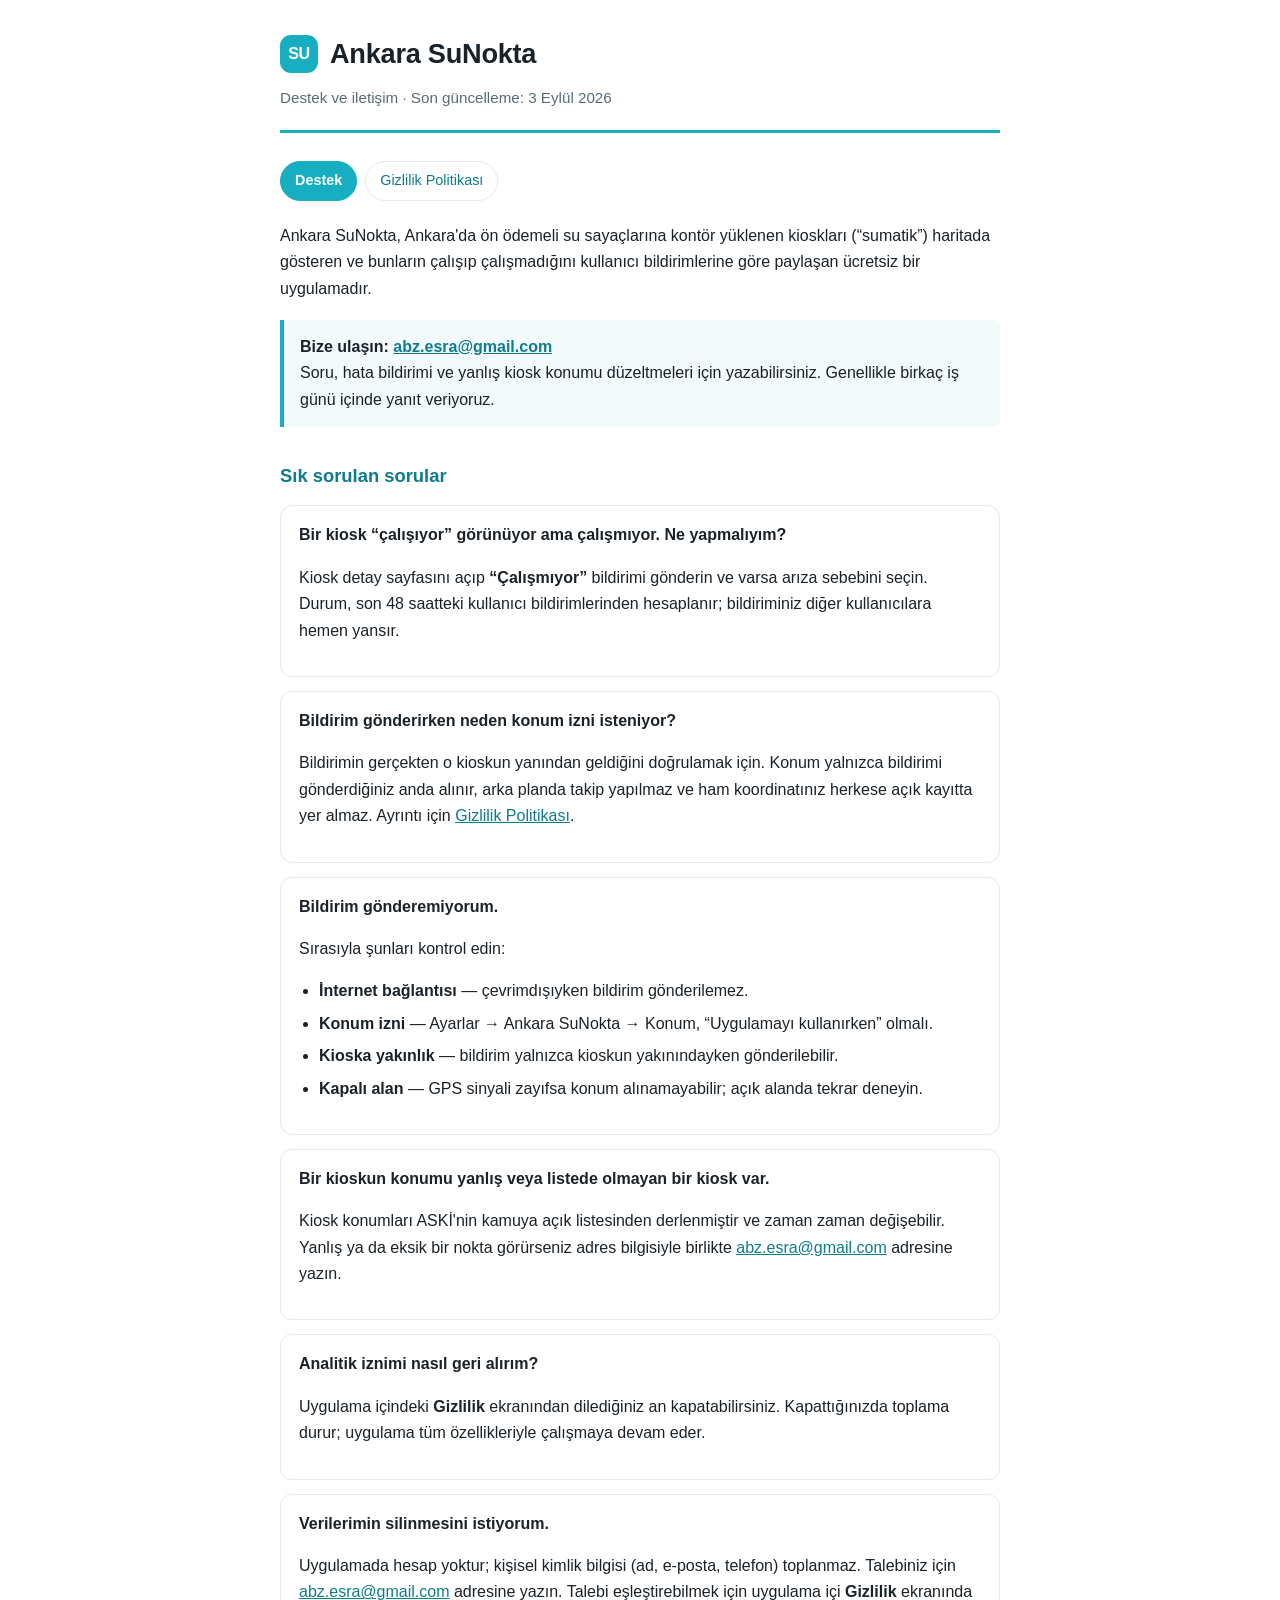
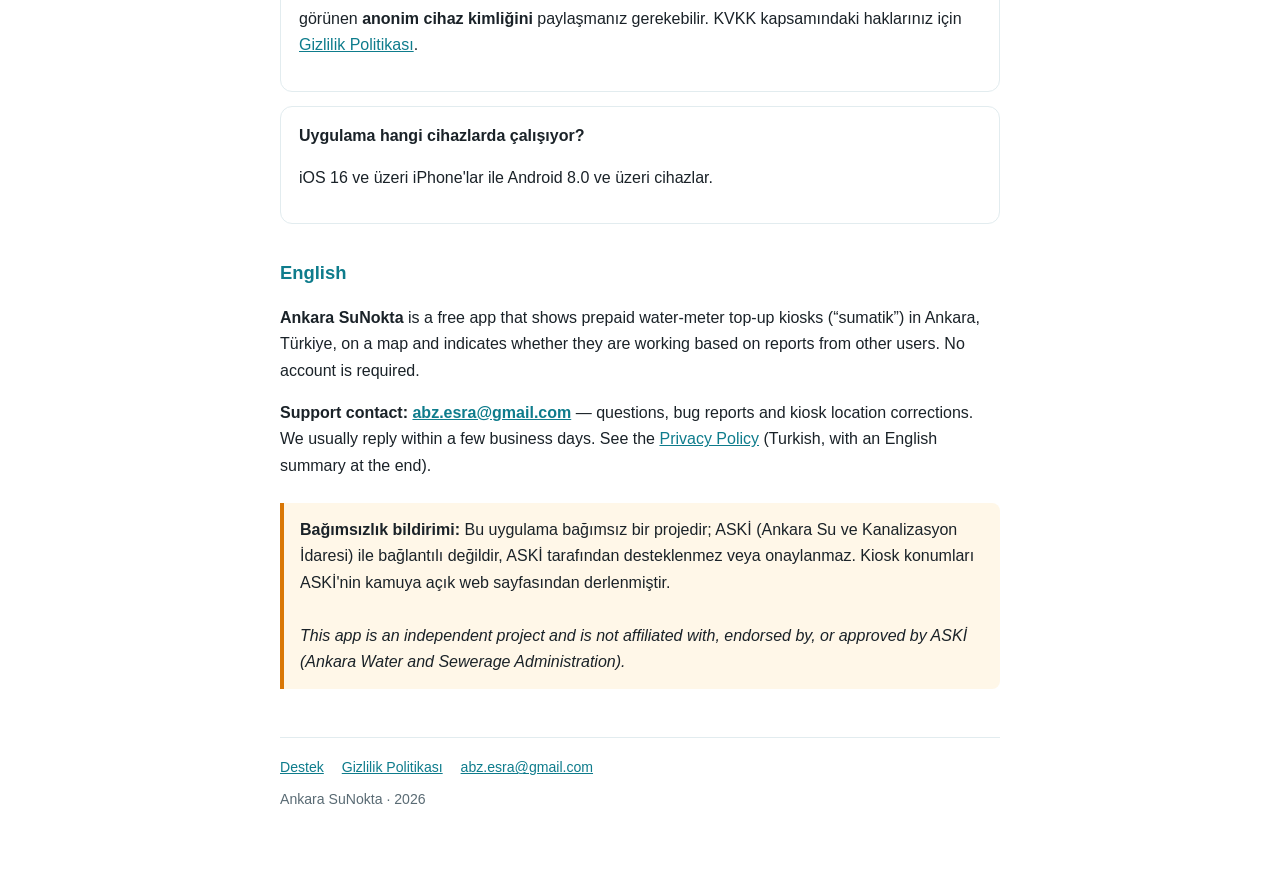
<file: index.html>
<!doctype html>
<html lang="tr">
<head>
<meta charset="utf-8">
<meta name="viewport" content="width=device-width, initial-scale=1">
<title>Ankara SuNokta — Destek</title>
<meta name="description" content="Ankara SuNokta uygulaması için destek, sık sorulan sorular ve iletişim.">
<link rel="stylesheet" href="assets/style.css">
</head>
<body>
<div class="wrap">

<header>
  <div class="brand">
    <div class="mark" aria-hidden="true">SU</div>
    <h1>Ankara SuNokta</h1>
  </div>
  <p class="sub">Destek ve iletişim · Son güncelleme: 3 Eylül 2026</p>
</header>

<nav class="nav">
  <a href="./" aria-current="page">Destek</a>
  <a href="gizlilik/">Gizlilik Politikası</a>
</nav>

<p>
  Ankara SuNokta, Ankara'da ön ödemeli su sayaçlarına kontör yüklenen kioskları
  (“sumatik”) haritada gösteren ve bunların çalışıp çalışmadığını kullanıcı
  bildirimlerine göre paylaşan ücretsiz bir uygulamadır.
</p>

<div class="note">
  <strong>Bize ulaşın:</strong>
  <a class="mail" href="mailto:abz.esra@gmail.com">abz.esra@gmail.com</a><br>
  Soru, hata bildirimi ve yanlış kiosk konumu düzeltmeleri için yazabilirsiniz.
  Genellikle birkaç iş günü içinde yanıt veriyoruz.
</div>

<h2>Sık sorulan sorular</h2>

<div class="card">
  <h3>Bir kiosk “çalışıyor” görünüyor ama çalışmıyor. Ne yapmalıyım?</h3>
  <p>
    Kiosk detay sayfasını açıp <strong>“Çalışmıyor”</strong> bildirimi gönderin ve
    varsa arıza sebebini seçin. Durum, son 48 saatteki kullanıcı bildirimlerinden
    hesaplanır; bildiriminiz diğer kullanıcılara hemen yansır.
  </p>
</div>

<div class="card">
  <h3>Bildirim gönderirken neden konum izni isteniyor?</h3>
  <p>
    Bildirimin gerçekten o kioskun yanından geldiğini doğrulamak için. Konum
    yalnızca bildirimi gönderdiğiniz anda alınır, arka planda takip yapılmaz ve
    ham koordinatınız herkese açık kayıtta yer almaz. Ayrıntı için
    <a href="gizlilik/">Gizlilik Politikası</a>.
  </p>
</div>

<div class="card">
  <h3>Bildirim gönderemiyorum.</h3>
  <p>Sırasıyla şunları kontrol edin:</p>
  <ul>
    <li><strong>İnternet bağlantısı</strong> — çevrimdışıyken bildirim gönderilemez.</li>
    <li><strong>Konum izni</strong> — Ayarlar → Ankara SuNokta → Konum, “Uygulamayı kullanırken” olmalı.</li>
    <li><strong>Kioska yakınlık</strong> — bildirim yalnızca kioskun yakınındayken gönderilebilir.</li>
    <li><strong>Kapalı alan</strong> — GPS sinyali zayıfsa konum alınamayabilir; açık alanda tekrar deneyin.</li>
  </ul>
</div>

<div class="card">
  <h3>Bir kioskun konumu yanlış veya listede olmayan bir kiosk var.</h3>
  <p>
    Kiosk konumları ASKİ'nin kamuya açık listesinden derlenmiştir ve zaman zaman
    değişebilir. Yanlış ya da eksik bir nokta görürseniz adres bilgisiyle birlikte
    <a href="mailto:abz.esra@gmail.com">abz.esra@gmail.com</a> adresine yazın.
  </p>
</div>

<div class="card">
  <h3>Analitik iznimi nasıl geri alırım?</h3>
  <p>
    Uygulama içindeki <strong>Gizlilik</strong> ekranından dilediğiniz an
    kapatabilirsiniz. Kapattığınızda toplama durur; uygulama tüm özellikleriyle
    çalışmaya devam eder.
  </p>
</div>

<div class="card">
  <h3>Verilerimin silinmesini istiyorum.</h3>
  <p>
    Uygulamada hesap yoktur; kişisel kimlik bilgisi (ad, e-posta, telefon)
    toplanmaz. Talebiniz için <a href="mailto:abz.esra@gmail.com">abz.esra@gmail.com</a>
    adresine yazın. Talebi eşleştirebilmek için uygulama içi <strong>Gizlilik</strong>
    ekranında görünen <strong>anonim cihaz kimliğini</strong> paylaşmanız gerekebilir.
    KVKK kapsamındaki haklarınız için <a href="gizlilik/#haklar">Gizlilik Politikası</a>.
  </p>
</div>

<div class="card">
  <h3>Uygulama hangi cihazlarda çalışıyor?</h3>
  <p>iOS 16 ve üzeri iPhone'lar ile Android 8.0 ve üzeri cihazlar.</p>
</div>

<h2 id="english">English</h2>
<p>
  <strong>Ankara SuNokta</strong> is a free app that shows prepaid water-meter
  top-up kiosks (“sumatik”) in Ankara, Türkiye, on a map and indicates whether
  they are working based on reports from other users. No account is required.
</p>
<p>
  <strong>Support contact:</strong>
  <a class="mail" href="mailto:abz.esra@gmail.com">abz.esra@gmail.com</a> —
  questions, bug reports and kiosk location corrections. We usually reply within
  a few business days. See the <a href="gizlilik/">Privacy Policy</a> (Turkish,
  with an English summary at the end).
</p>

<div class="disclaimer">
  <strong>Bağımsızlık bildirimi:</strong> Bu uygulama bağımsız bir projedir;
  ASKİ (Ankara Su ve Kanalizasyon İdaresi) ile bağlantılı değildir, ASKİ
  tarafından desteklenmez veya onaylanmaz. Kiosk konumları ASKİ'nin kamuya açık
  web sayfasından derlenmiştir.
  <br><br>
  <em>This app is an independent project and is not affiliated with, endorsed by,
  or approved by ASKİ (Ankara Water and Sewerage Administration).</em>
</div>

<footer>
  <a href="./">Destek</a>
  <a href="gizlilik/">Gizlilik Politikası</a>
  <a href="mailto:abz.esra@gmail.com">abz.esra@gmail.com</a>
  <div style="margin-top:8px">Ankara SuNokta · 2026</div>
</footer>

</div>
</body>
</html>
</file>
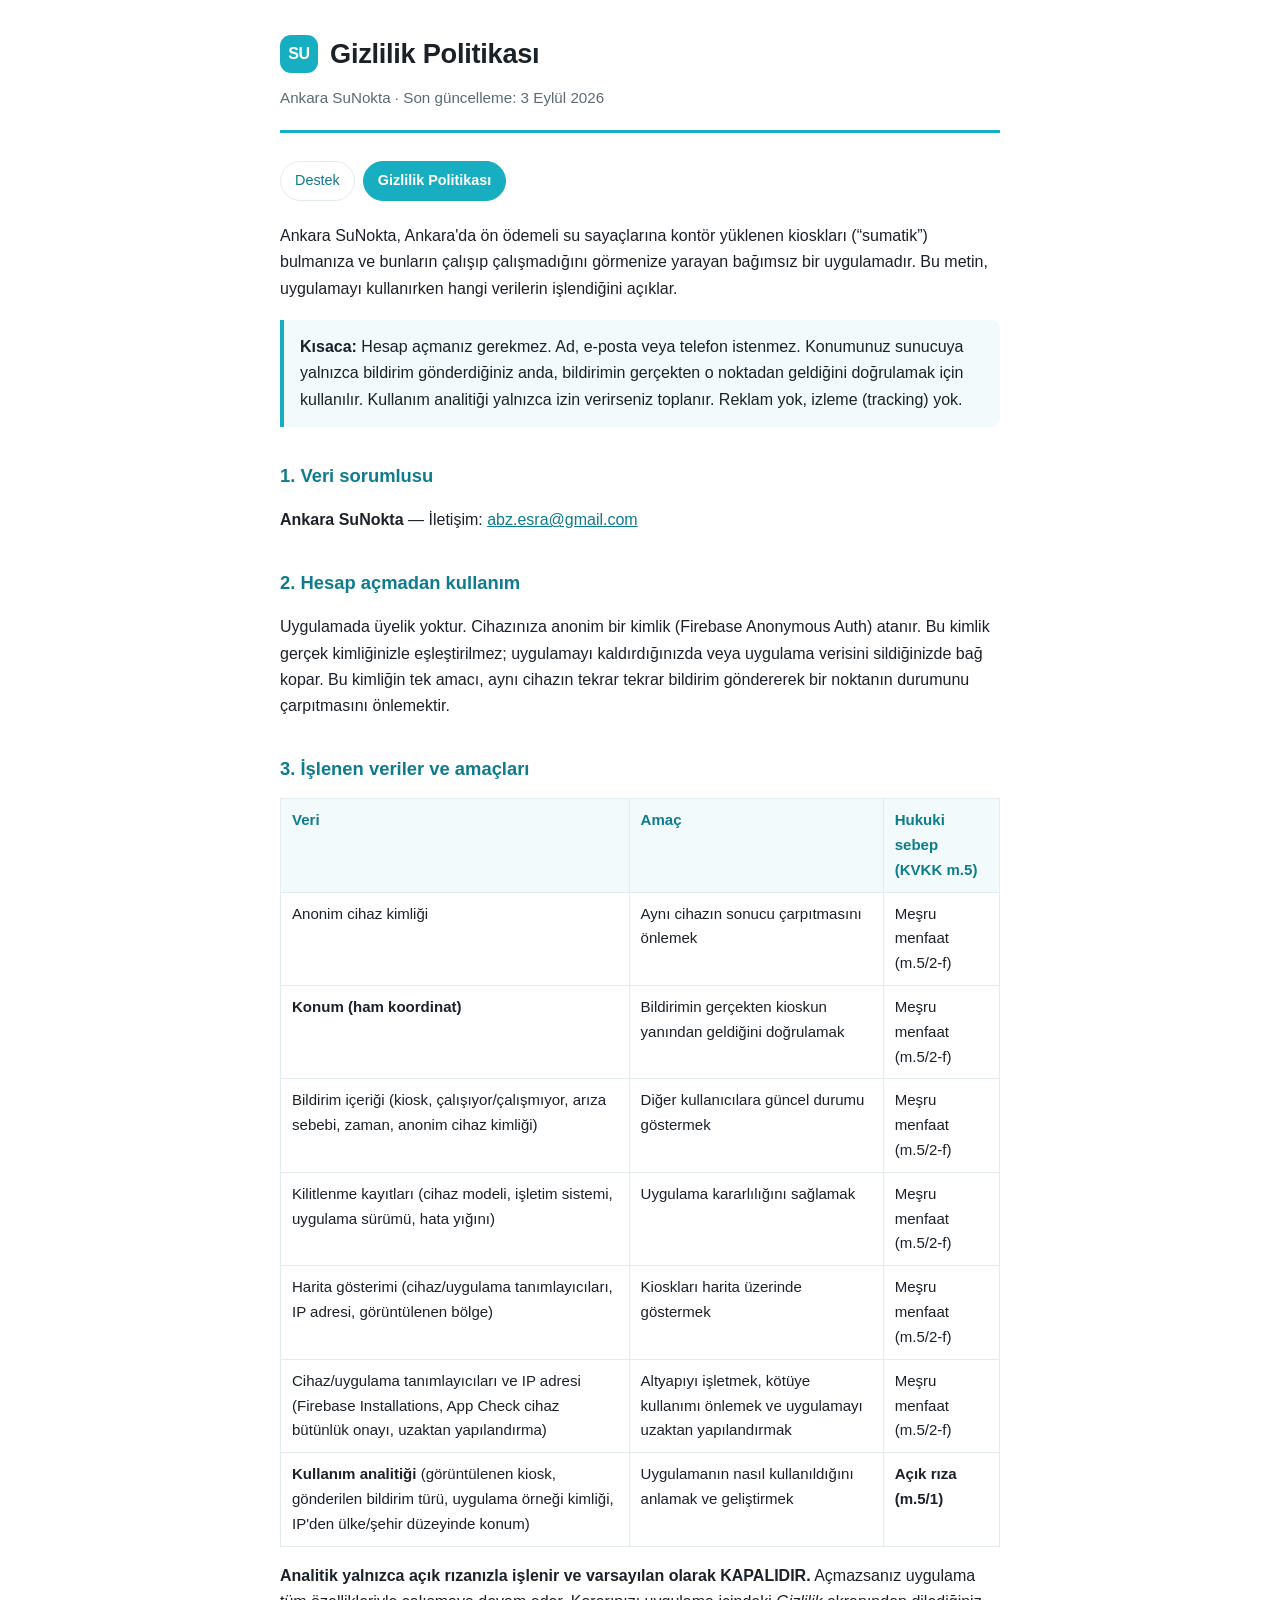
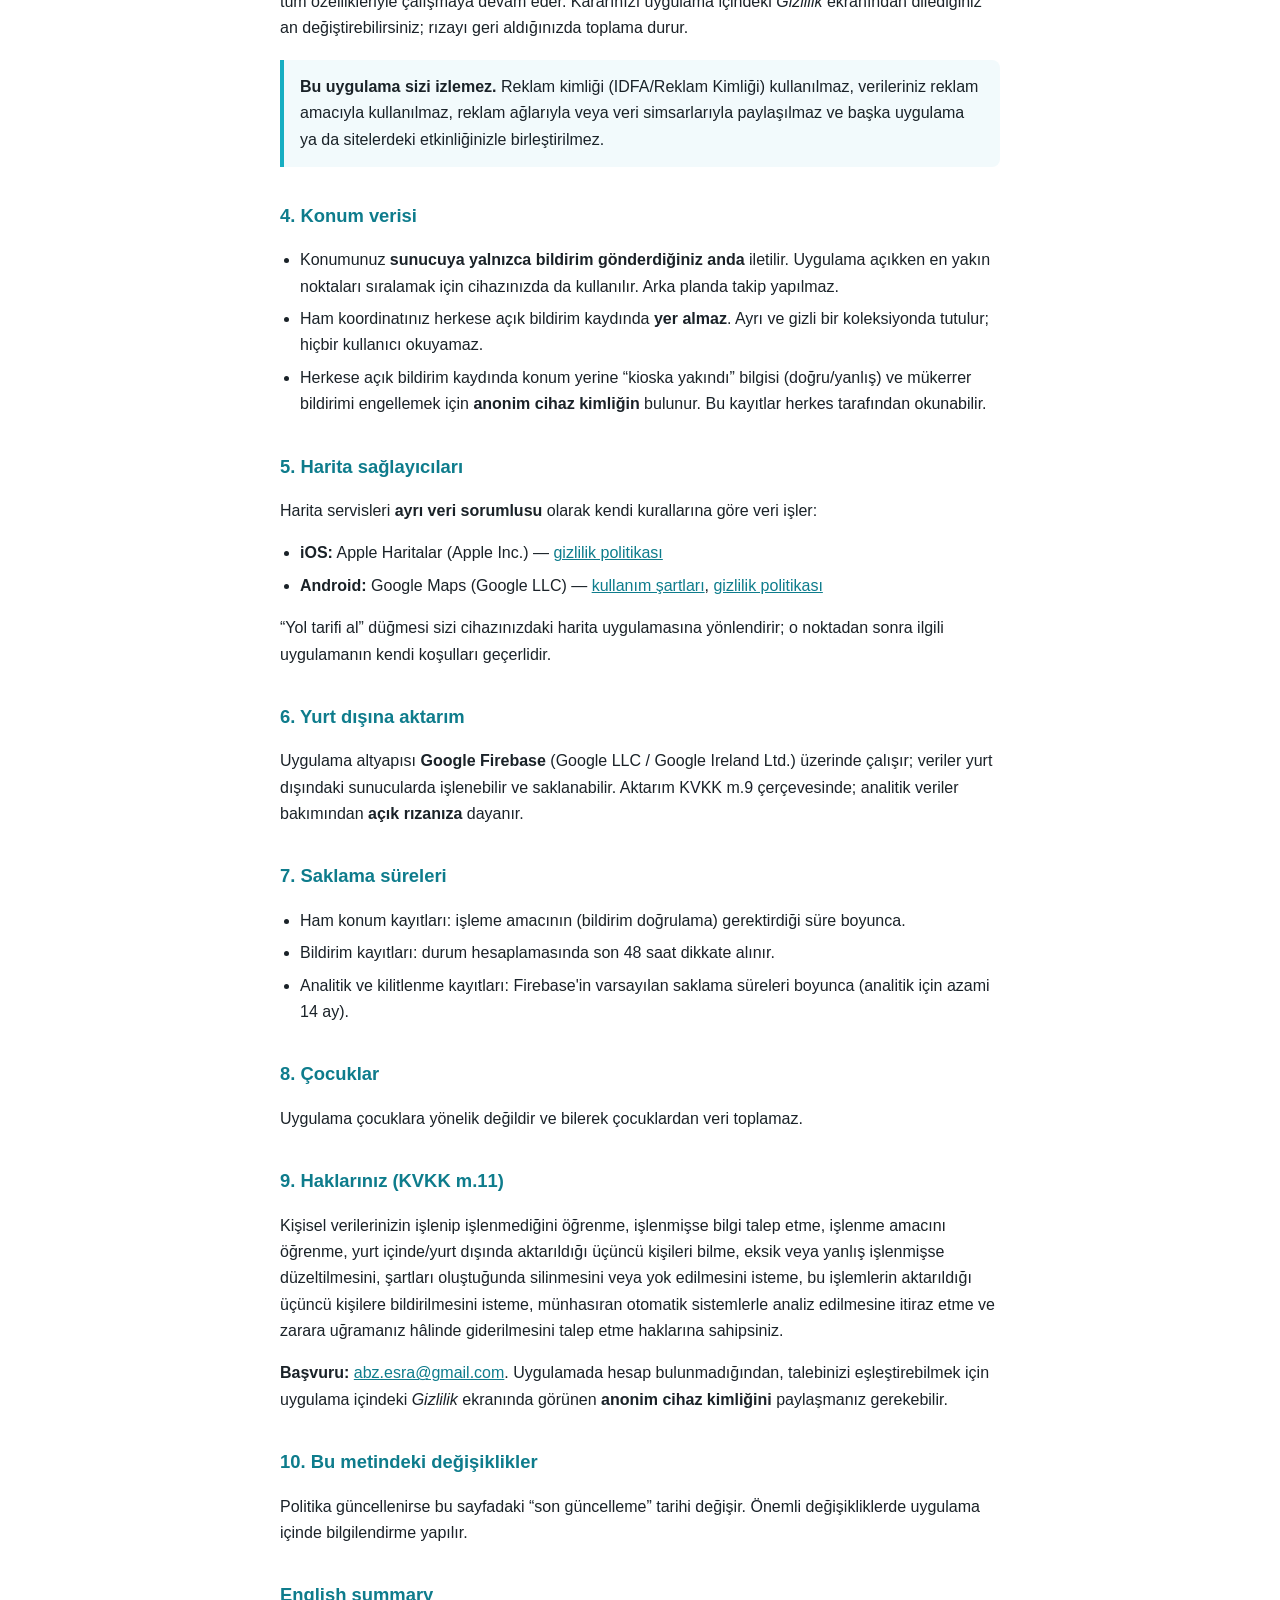
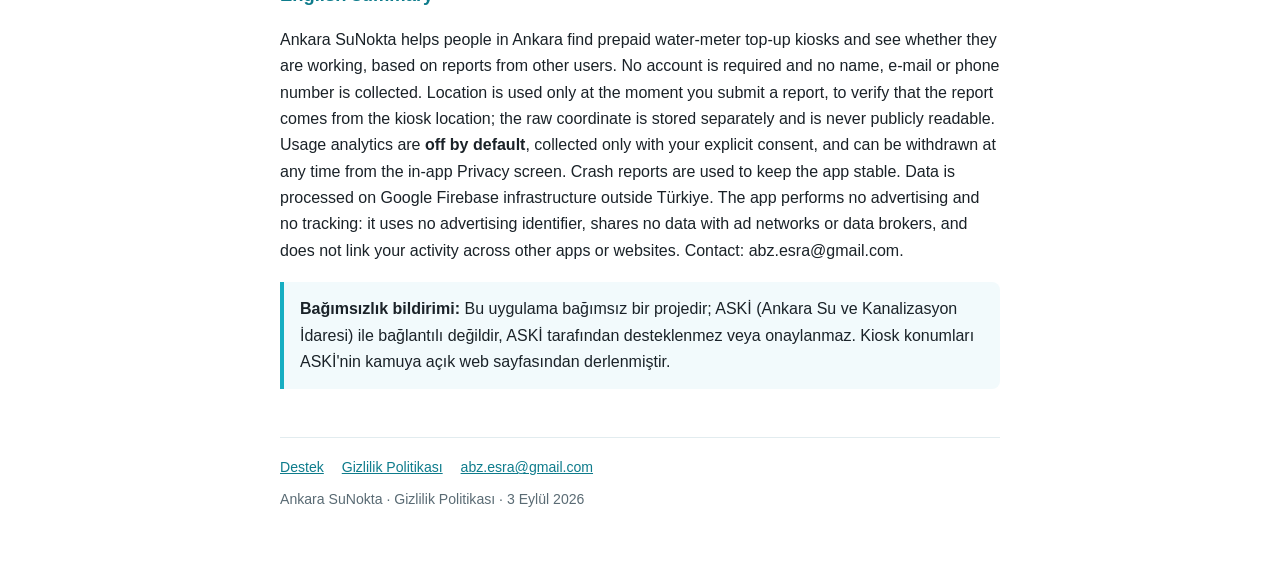
<file: gizlilik/index.html>
<!doctype html>
<html lang="tr">
<head>
<meta charset="utf-8">
<meta name="viewport" content="width=device-width, initial-scale=1">
<title>Ankara SuNokta — Gizlilik Politikası</title>
<meta name="description" content="Ankara SuNokta uygulamasının KVKK uyumlu gizlilik politikası.">
<link rel="stylesheet" href="../assets/style.css">
</head>
<body>
<div class="wrap">

<header>
  <div class="brand">
    <div class="mark" aria-hidden="true">SU</div>
    <h1>Gizlilik Politikası</h1>
  </div>
  <p class="sub">Ankara SuNokta · Son güncelleme: 3 Eylül 2026</p>
</header>

<nav class="nav">
  <a href="../">Destek</a>
  <a href="./" aria-current="page">Gizlilik Politikası</a>
</nav>


<p>
  Ankara SuNokta, Ankara'da ön ödemeli su sayaçlarına kontör yüklenen kioskları
  (“sumatik”) bulmanıza ve bunların çalışıp çalışmadığını görmenize yarayan
  bağımsız bir uygulamadır. Bu metin, uygulamayı kullanırken hangi verilerin
  işlendiğini açıklar.
</p>

<div class="note">
  <strong>Kısaca:</strong> Hesap açmanız gerekmez. Ad, e-posta veya telefon
  istenmez. Konumunuz sunucuya yalnızca bildirim gönderdiğiniz anda, bildirimin gerçekten
  o noktadan geldiğini doğrulamak için kullanılır. Kullanım analitiği yalnızca
  izin verirseniz toplanır. Reklam yok, izleme (tracking) yok.
</div>

<h2>1. Veri sorumlusu</h2>
<p><strong>Ankara SuNokta</strong> — İletişim: <a href="mailto:abz.esra@gmail.com">abz.esra@gmail.com</a></p>

<h2>2. Hesap açmadan kullanım</h2>
<p>
  Uygulamada üyelik yoktur. Cihazınıza anonim bir kimlik (Firebase Anonymous Auth)
  atanır. Bu kimlik gerçek kimliğinizle eşleştirilmez; uygulamayı kaldırdığınızda
  veya uygulama verisini sildiğinizde bağ kopar. Bu kimliğin tek amacı, aynı
  cihazın tekrar tekrar bildirim göndererek bir noktanın durumunu çarpıtmasını
  önlemektir.
</p>

<h2>3. İşlenen veriler ve amaçları</h2>
<table>
  <tr><th>Veri</th><th>Amaç</th><th>Hukuki sebep (KVKK m.5)</th></tr>
  <tr>
    <td>Anonim cihaz kimliği</td>
    <td>Aynı cihazın sonucu çarpıtmasını önlemek</td>
    <td>Meşru menfaat (m.5/2-f)</td>
  </tr>
  <tr>
    <td><strong>Konum (ham koordinat)</strong></td>
    <td>Bildirimin gerçekten kioskun yanından geldiğini doğrulamak</td>
    <td>Meşru menfaat (m.5/2-f)</td>
  </tr>
  <tr>
    <td>Bildirim içeriği (kiosk, çalışıyor/çalışmıyor, arıza sebebi, zaman, anonim cihaz kimliği)</td>
    <td>Diğer kullanıcılara güncel durumu göstermek</td>
    <td>Meşru menfaat (m.5/2-f)</td>
  </tr>
  <tr>
    <td>Kilitlenme kayıtları (cihaz modeli, işletim sistemi, uygulama sürümü, hata yığını)</td>
    <td>Uygulama kararlılığını sağlamak</td>
    <td>Meşru menfaat (m.5/2-f)</td>
  </tr>
  <tr>
    <td>Harita gösterimi (cihaz/uygulama tanımlayıcıları, IP adresi, görüntülenen bölge)</td>
    <td>Kioskları harita üzerinde göstermek</td>
    <td>Meşru menfaat (m.5/2-f)</td>
  </tr>
  <tr>
    <td>Cihaz/uygulama tanımlayıcıları ve IP adresi (Firebase Installations, App Check cihaz bütünlük onayı, uzaktan yapılandırma)</td>
    <td>Altyapıyı işletmek, kötüye kullanımı önlemek ve uygulamayı uzaktan yapılandırmak</td>
    <td>Meşru menfaat (m.5/2-f)</td>
  </tr>
  <tr>
    <td><strong>Kullanım analitiği</strong> (görüntülenen kiosk, gönderilen bildirim türü, uygulama örneği kimliği, IP'den ülke/şehir düzeyinde konum)</td>
    <td>Uygulamanın nasıl kullanıldığını anlamak ve geliştirmek</td>
    <td><strong>Açık rıza (m.5/1)</strong></td>
  </tr>
</table>

<p>
  <strong>Analitik yalnızca açık rızanızla işlenir ve varsayılan olarak
  KAPALIDIR.</strong> Açmazsanız uygulama tüm özellikleriyle çalışmaya devam eder.
  Kararınızı
  uygulama içindeki <em>Gizlilik</em> ekranından dilediğiniz an değiştirebilirsiniz;
  rızayı geri aldığınızda toplama durur.
</p>

<div class="note">
  <strong>Bu uygulama sizi izlemez.</strong> Reklam kimliği (IDFA/Reklam Kimliği)
  kullanılmaz, verileriniz reklam amacıyla kullanılmaz, reklam ağlarıyla veya veri
  simsarlarıyla paylaşılmaz ve başka uygulama ya da sitelerdeki etkinliğinizle
  birleştirilmez.
</div>

<h2>4. Konum verisi</h2>
<ul>
  <li>Konumunuz <strong>sunucuya yalnızca bildirim gönderdiğiniz anda</strong> iletilir. Uygulama açıkken en yakın noktaları sıralamak için cihazınızda da kullanılır. Arka planda takip yapılmaz.</li>
  <li>Ham koordinatınız herkese açık bildirim kaydında <strong>yer almaz</strong>. Ayrı ve gizli bir koleksiyonda tutulur; hiçbir kullanıcı okuyamaz.</li>
  <li>Herkese açık bildirim kaydında konum yerine “kioska yakındı” bilgisi (doğru/yanlış) ve mükerrer bildirimi engellemek için <strong>anonim cihaz kimliğin</strong> bulunur. Bu kayıtlar herkes tarafından okunabilir.</li>
</ul>

<h2>5. Harita sağlayıcıları</h2>
<p>Harita servisleri <strong>ayrı veri sorumlusu</strong> olarak kendi kurallarına göre veri işler:</p>
<ul>
  <li><strong>iOS:</strong> Apple Haritalar (Apple Inc.) —
    <a href="https://www.apple.com/legal/privacy/">gizlilik politikası</a></li>
  <li><strong>Android:</strong> Google Maps (Google LLC) —
    <a href="https://www.google.com/help/terms_maps/">kullanım şartları</a>,
    <a href="https://policies.google.com/privacy">gizlilik politikası</a></li>
</ul>
<p>
  “Yol tarifi al” düğmesi sizi cihazınızdaki harita uygulamasına yönlendirir;
  o noktadan sonra ilgili uygulamanın kendi koşulları geçerlidir.
</p>

<h2>6. Yurt dışına aktarım</h2>
<p>
  Uygulama altyapısı <strong>Google Firebase</strong> (Google LLC / Google Ireland Ltd.)
  üzerinde çalışır; veriler yurt dışındaki sunucularda işlenebilir ve saklanabilir.
  Aktarım KVKK m.9 çerçevesinde; analitik veriler bakımından <strong>açık rızanıza</strong> dayanır.
</p>

<h2>7. Saklama süreleri</h2>
<ul>
  <li>Ham konum kayıtları: işleme amacının (bildirim doğrulama) gerektirdiği süre boyunca.</li>
  <li>Bildirim kayıtları: durum hesaplamasında son 48 saat dikkate alınır.</li>
  <li>Analitik ve kilitlenme kayıtları: Firebase'in varsayılan saklama süreleri boyunca (analitik için azami 14 ay).</li>
</ul>

<h2>8. Çocuklar</h2>
<p>
  Uygulama çocuklara yönelik değildir ve bilerek çocuklardan veri toplamaz.
</p>

<h2 id="haklar">9. Haklarınız (KVKK m.11)</h2>
<p>
  Kişisel verilerinizin işlenip işlenmediğini öğrenme, işlenmişse bilgi talep etme,
  işlenme amacını öğrenme, yurt içinde/yurt dışında aktarıldığı üçüncü kişileri
  bilme, eksik veya yanlış işlenmişse düzeltilmesini, şartları oluştuğunda
  silinmesini veya yok edilmesini isteme, bu işlemlerin aktarıldığı üçüncü kişilere
  bildirilmesini isteme, münhasıran otomatik sistemlerle analiz edilmesine itiraz
  etme ve zarara uğramanız hâlinde giderilmesini talep etme haklarına sahipsiniz.
</p>
<p>
  <strong>Başvuru:</strong> <a href="mailto:abz.esra@gmail.com">abz.esra@gmail.com</a>.
  Uygulamada hesap bulunmadığından, talebinizi eşleştirebilmek için uygulama
  içindeki <em>Gizlilik</em> ekranında görünen <strong>anonim cihaz kimliğini</strong>
  paylaşmanız gerekebilir.
</p>

<h2>10. Bu metindeki değişiklikler</h2>
<p>
  Politika güncellenirse bu sayfadaki “son güncelleme” tarihi değişir. Önemli
  değişikliklerde uygulama içinde bilgilendirme yapılır.
</p>

<h2 id="english">English summary</h2>
<p>
  Ankara SuNokta helps people in Ankara find prepaid water-meter top-up kiosks and
  see whether they are working, based on reports from other users. No account is
  required and no name, e-mail or phone number is collected. Location is used only
  at the moment you submit a report, to verify that the report comes from the kiosk
  location; the raw coordinate is stored separately and is never publicly readable.
  Usage analytics are <strong>off by default</strong>, collected only with your explicit consent, and can be
  withdrawn at any time from the in-app Privacy screen. Crash reports are used to
  keep the app stable. Data is processed on Google Firebase infrastructure outside
  Türkiye. The app performs no advertising and no tracking: it uses no advertising identifier, shares no data with ad networks or data brokers, and does not link your activity across other apps or websites. Contact: abz.esra@gmail.com.
</p>

<div class="note">
  <strong>Bağımsızlık bildirimi:</strong> Bu uygulama bağımsız bir projedir;
  ASKİ (Ankara Su ve Kanalizasyon İdaresi) ile bağlantılı değildir, ASKİ tarafından
  desteklenmez veya onaylanmaz. Kiosk konumları ASKİ'nin kamuya açık web
  sayfasından derlenmiştir.
</div>

<footer>
  <a href="../">Destek</a>
  <a href="./">Gizlilik Politikası</a>
  <a href="mailto:abz.esra@gmail.com">abz.esra@gmail.com</a>
  <div style="margin-top:8px">Ankara SuNokta · Gizlilik Politikası · 3 Eylül 2026</div>
</footer>

</div>
</body>
</html>
</file>
<file: assets/style.css>
:root{
  --brand:#17AEC2; --ink:#0E7C8C; --text:#1a2228; --muted:#5a6b74;
  --line:#e2ecef; --bg:#ffffff; --soft:#f2fafc; --warn:#fff7e8; --warnline:#D97706;
}
*{box-sizing:border-box}
html{-webkit-text-size-adjust:100%}
body{
  margin:0; background:var(--bg); color:var(--text);
  font:16px/1.65 -apple-system,BlinkMacSystemFont,"Segoe UI",Inter,Roboto,Helvetica,Arial,sans-serif;
}
.wrap{max-width:760px; margin:0 auto; padding:32px 20px 72px}
header{border-bottom:3px solid var(--brand); padding-bottom:20px; margin-bottom:28px}
.brand{display:flex; align-items:center; gap:12px; margin:0 0 8px}
.mark{
  width:38px; height:38px; border-radius:11px; background:var(--brand); flex:0 0 auto;
  display:grid; place-items:center; color:#fff; font-weight:700; font-size:1rem; letter-spacing:-.02em;
}
h1{font-size:1.7rem; margin:0; letter-spacing:-.01em}
.sub{color:var(--muted); font-size:.95rem; margin:0}
h2{font-size:1.15rem; margin:34px 0 10px; color:var(--ink)}
h3{font-size:1rem; margin:22px 0 6px}
ul{padding-left:20px}
li{margin:6px 0}
table{width:100%; border-collapse:collapse; margin:14px 0; font-size:.94rem}
th,td{border:1px solid var(--line); padding:9px 11px; text-align:left; vertical-align:top}
th{background:var(--soft); color:var(--ink); font-weight:600}
.note{background:var(--soft); border-left:4px solid var(--brand); padding:14px 16px; border-radius:0 8px 8px 0; margin:18px 0}
.disclaimer{background:var(--warn); border-left:4px solid var(--warnline); padding:14px 16px; border-radius:0 8px 8px 0; margin:24px 0}
a{color:var(--ink)}
.nav{display:flex; gap:8px; flex-wrap:wrap; margin:0 0 22px}
.nav a{
  display:inline-block; padding:7px 14px; border:1px solid var(--line); border-radius:999px;
  text-decoration:none; font-size:.9rem; background:#fff;
}
.nav a[aria-current="page"]{background:var(--brand); border-color:var(--brand); color:#fff; font-weight:600}
.card{border:1px solid var(--line); border-radius:12px; padding:16px 18px; margin:14px 0; background:#fff}
.card h3{margin-top:0}
.mail{font-weight:600}
footer{margin-top:48px; padding-top:18px; border-top:1px solid var(--line); color:var(--muted); font-size:.88rem}
footer a{margin-right:14px}
code{background:var(--soft); padding:1px 5px; border-radius:4px; font-size:.9em}
@media (prefers-color-scheme: dark){
  :root{
    --text:#e8eef0; --muted:#9fb2ba; --line:#26353b; --bg:#101619; --soft:#16232733;
    --ink:#4ecbdd; --warn:#2a2113;
  }
  .mark{color:#04262c}
  .nav a{background:#162024}
  .card{background:#141d21}
  .nav a[aria-current="page"]{color:#04262c}
}
</file>
